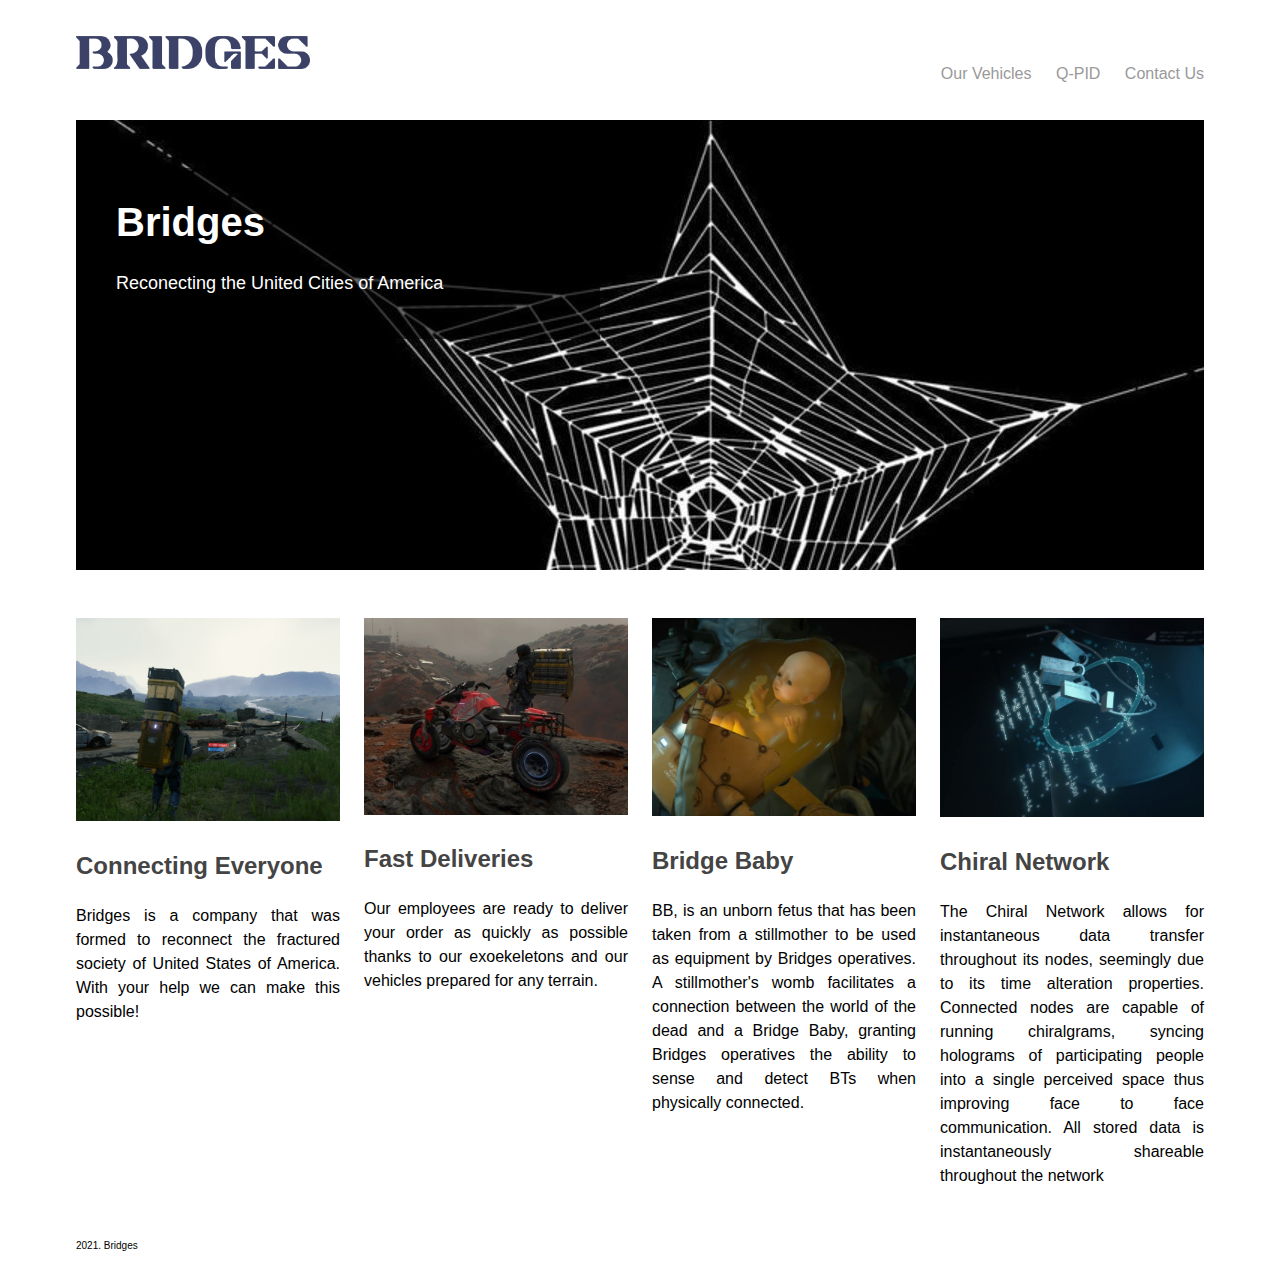
<file: index.html>
<!DOCTYPE html>
<html>
<head>
	<title>Bridges</title>
	<meta charset="utf-8">
	<meta name="author" content="Vinícius Vanderlinde e João Carlos">
	<meta name="description" content="#">
	<meta name= "keywords" content="#">
	<link rel="stylesheet" type="text/css" href="css/style.css">
</head>
<body>
	<div class="container">
	<header>
		<a href="index.html" target="_self">
			<img src="img/bridges.png" class="logo" alt="Logotipo">
			</a>
			<nav>
				<ul>
					<li><a href="vehicles.html">Our Vehicles</a></li>
					<li><a href="qpid.html">Q-PID</a></li>
					<li><a href="ContactUs.html">Contact Us</a></li>
				</ul>
			</nav>
	</header>
	<div class="banner">
		<div class="caixa">
			<h1>Bridges</h1>
			<P>Reconecting the United Cities of America</P>
		</div>
	</div>
	<section>
		<div class="coluna">
			<img src="img/aa.jpg" alt="Bússola" class="imagem-coluna">
			<h2>Connecting Everyone </h2>
			<p>
				Bridges is a company that was formed to reconnect the fractured society of United States of America. With your help we can make this possible!
			</p>
		</div>

		<div class="coluna">
			<img src="img/car.jpg" alt="caneta de pena" class="imagem-coluna">
			<h2>Fast Deliveries</h2>
			<p>
			Our employees are ready to deliver your order as quickly as possible thanks to our exoekeletons and our vehicles prepared for any terrain. 
			</p>
		</div>

		<div class="coluna">
			<img src="img/BB.jpg" alt="lapis" class="imagem-coluna">
			<h2>Bridge Baby</h2>
			<p>
				 BB, is an unborn fetus that has been taken from a stillmother to be used as equipment by Bridges operatives. A stillmother's womb facilitates a connection between the world of the dead and a Bridge Baby, granting Bridges operatives the ability to sense and detect BTs when physically connected.    
			</p>
		</div>

		<div class="coluna">
			<img src="img/pp.jpg" alt="clips" class="imagem-coluna">
			<h2>Chiral Network</h2>
			<p>
				The Chiral Network allows for instantaneous data transfer throughout its nodes, seemingly due to its time alteration properties. Connected nodes are capable of running chiralgrams, syncing holograms of participating people into a single perceived space thus improving face to face communication. All stored data is instantaneously shareable throughout the network  
			</p>
		</div>

	</section>
		<footer>
			<p class="footer">2021. Bridges</p>
		</footer>
	</div>
</body>
</html>
</file>
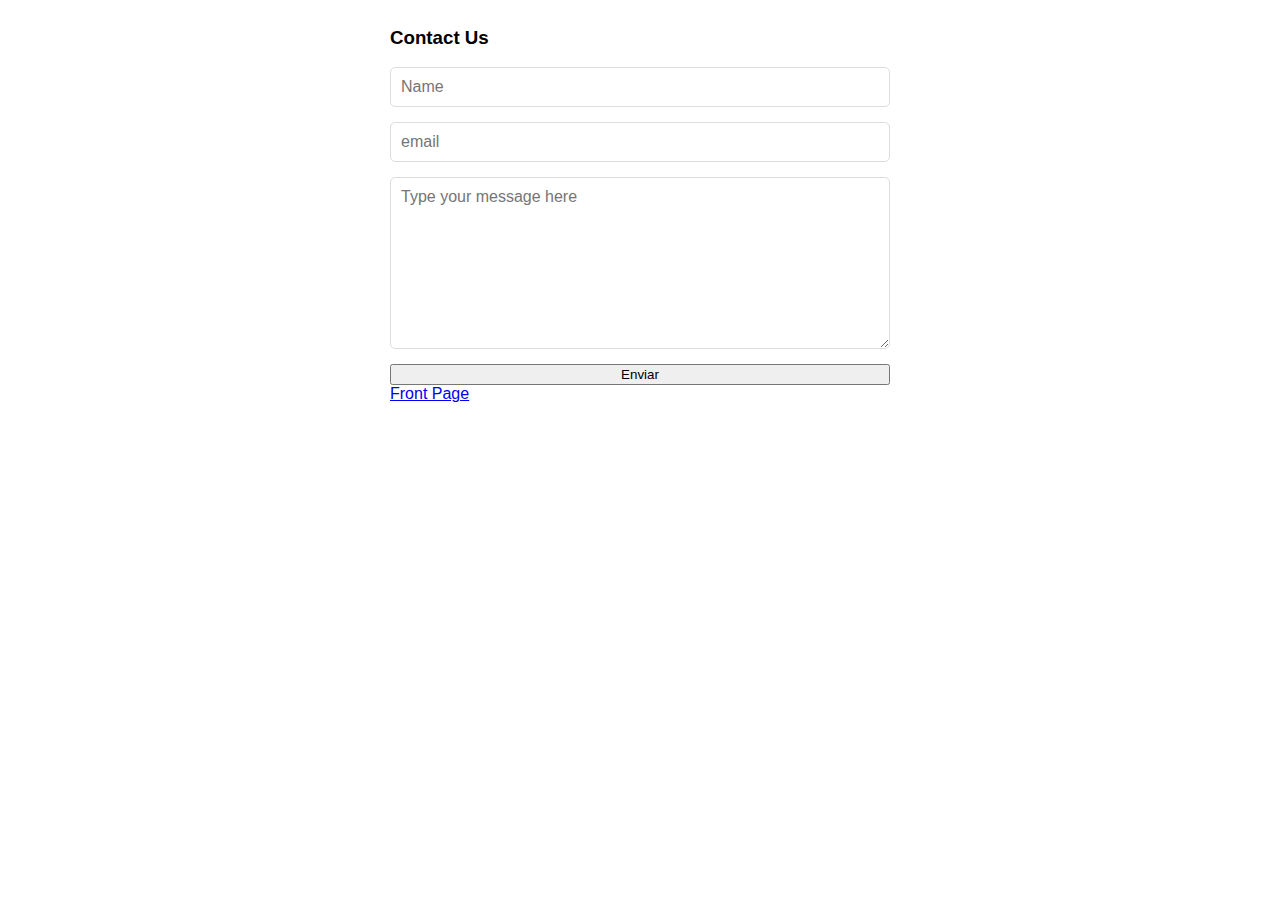
<file: ContactUs.html>
<!DOCTYPE html>
<html lang="en">
<head>
	<meta name="author" content="Vinícius Vanderlinde e João Carlos">
	<meta charset="utf-8">
	<meta name="viewport" content="width=device-width, inicial scale=1.0">
	<meta http-equiv="X-UA-Compatible" content="ie=edge">
	<title>Contact Us</title>

	<style>
		body{font-family: Arial, Helvetica, sans-serif}
		.content{display: flex;justify-content: center}
		.contato{width: 100%;max-width: 500px;}
		.form{display: flex;flex-direction: column}
		.field{padding: 10px;margin-bottom: 15px;border: 1px solid #DDD; border-radius: 5px; font-family: Arial, Helvetica, sans-serif; font-size: 16px}
		textarea{	height: 150px;	}
	</style>
</head>
<body>

	<section class="content">

		<div class="contato">
			<h3>Contact Us</h3>
			<FORM class="form" method="post">
				<input class="field" name="name" placeholder="Name">
				<input class="field" name="email" placeholder="email">
				<textarea class="field" name="mesage" placeholder="Type your message here"></textarea>
				<input type="submit" value="Enviar">
			</FORM>
			<a href="index.html">Front Page</a>
		</div>
		
	</section>

</body>
</html>
</file>
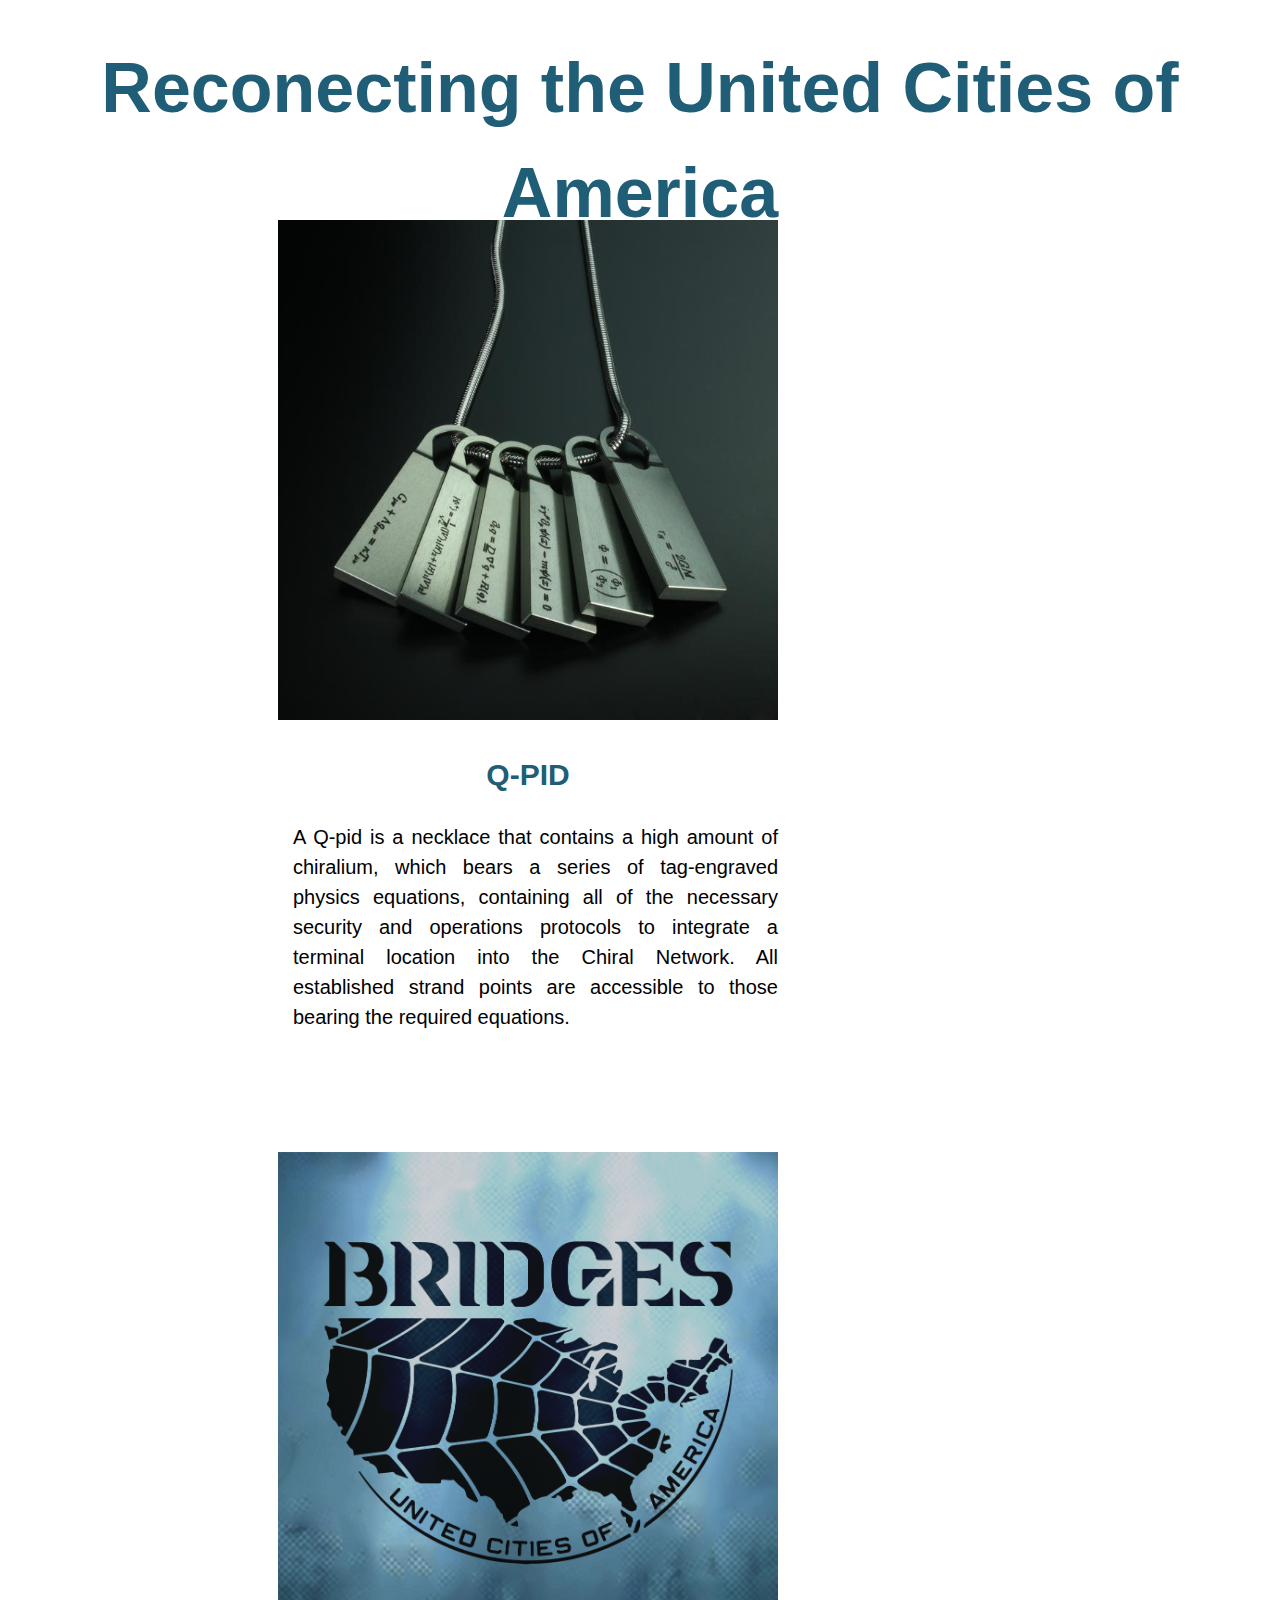
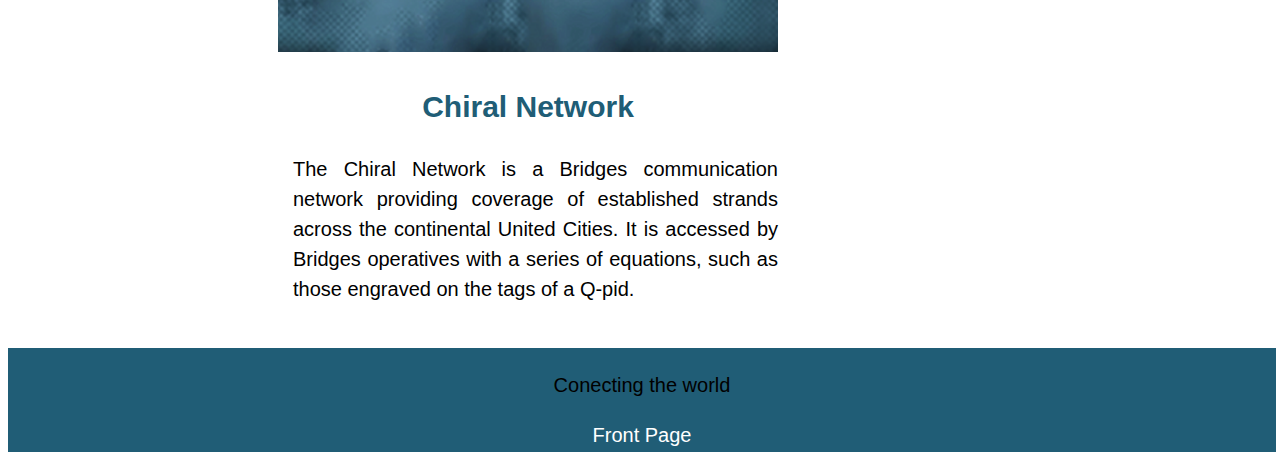
<file: qpid.html>
<!DOCTYPE html>
<html lang="en">
<head>
	<title>Q-PID</title>
	<meta charset="utf-8">
	<meta name="author" content="Vinicius Vanderlinde e João Carlos">
	<meta name="description" content="#">
	<meta name="keywords" content="#">
	<link rel="stylesheet" type="text/css" href="css/style.css">
	<link href="https://fonts.googleapis.com/css2?family=Open+Sans&display=swap" rel="stylesheet">
</head>
<body>
	<header class="headerv">
		<h1 class="h1q">Reconecting the United Cities of America</h1>
			
	</header>
	<section>
	 <article>
	 	
	<div class="colunaq">
	<img src="img/ba.png" class="a1q">
			<h2 class="h2q">Q-PID</h2>
			<ul>
				<p  class="pq">
					A Q-pid is a necklace that contains a high amount of chiralium, which bears a series of tag-engraved physics equations, containing all of the necessary security and operations protocols to integrate a terminal location into the Chiral Network. All established strand points are accessible to those bearing the required equations.
				</p>
		</ul>
		</div>
	
	</article>
		<article>
			<div class="colunaq">
			<img src="img/bbbb.png" class="a1q">
			<h2 class="h2q">Chiral Network</h2>
			<ul>
				<p class="pq">
					The Chiral Network is a Bridges communication network providing coverage of established strands across the continental United Cities. It is accessed by Bridges operatives with a series of equations, such as those engraved on the tags of a Q-pid.
				</p>
			</ul>
		</div>
		</article>
		
		
	</section>
	<footer class="footerv">
		<p  class="pv">Conecting the world</p>
		<a href="index.html" class="aq">Front Page</a>

	</footer>
</body>
</html>
</file>
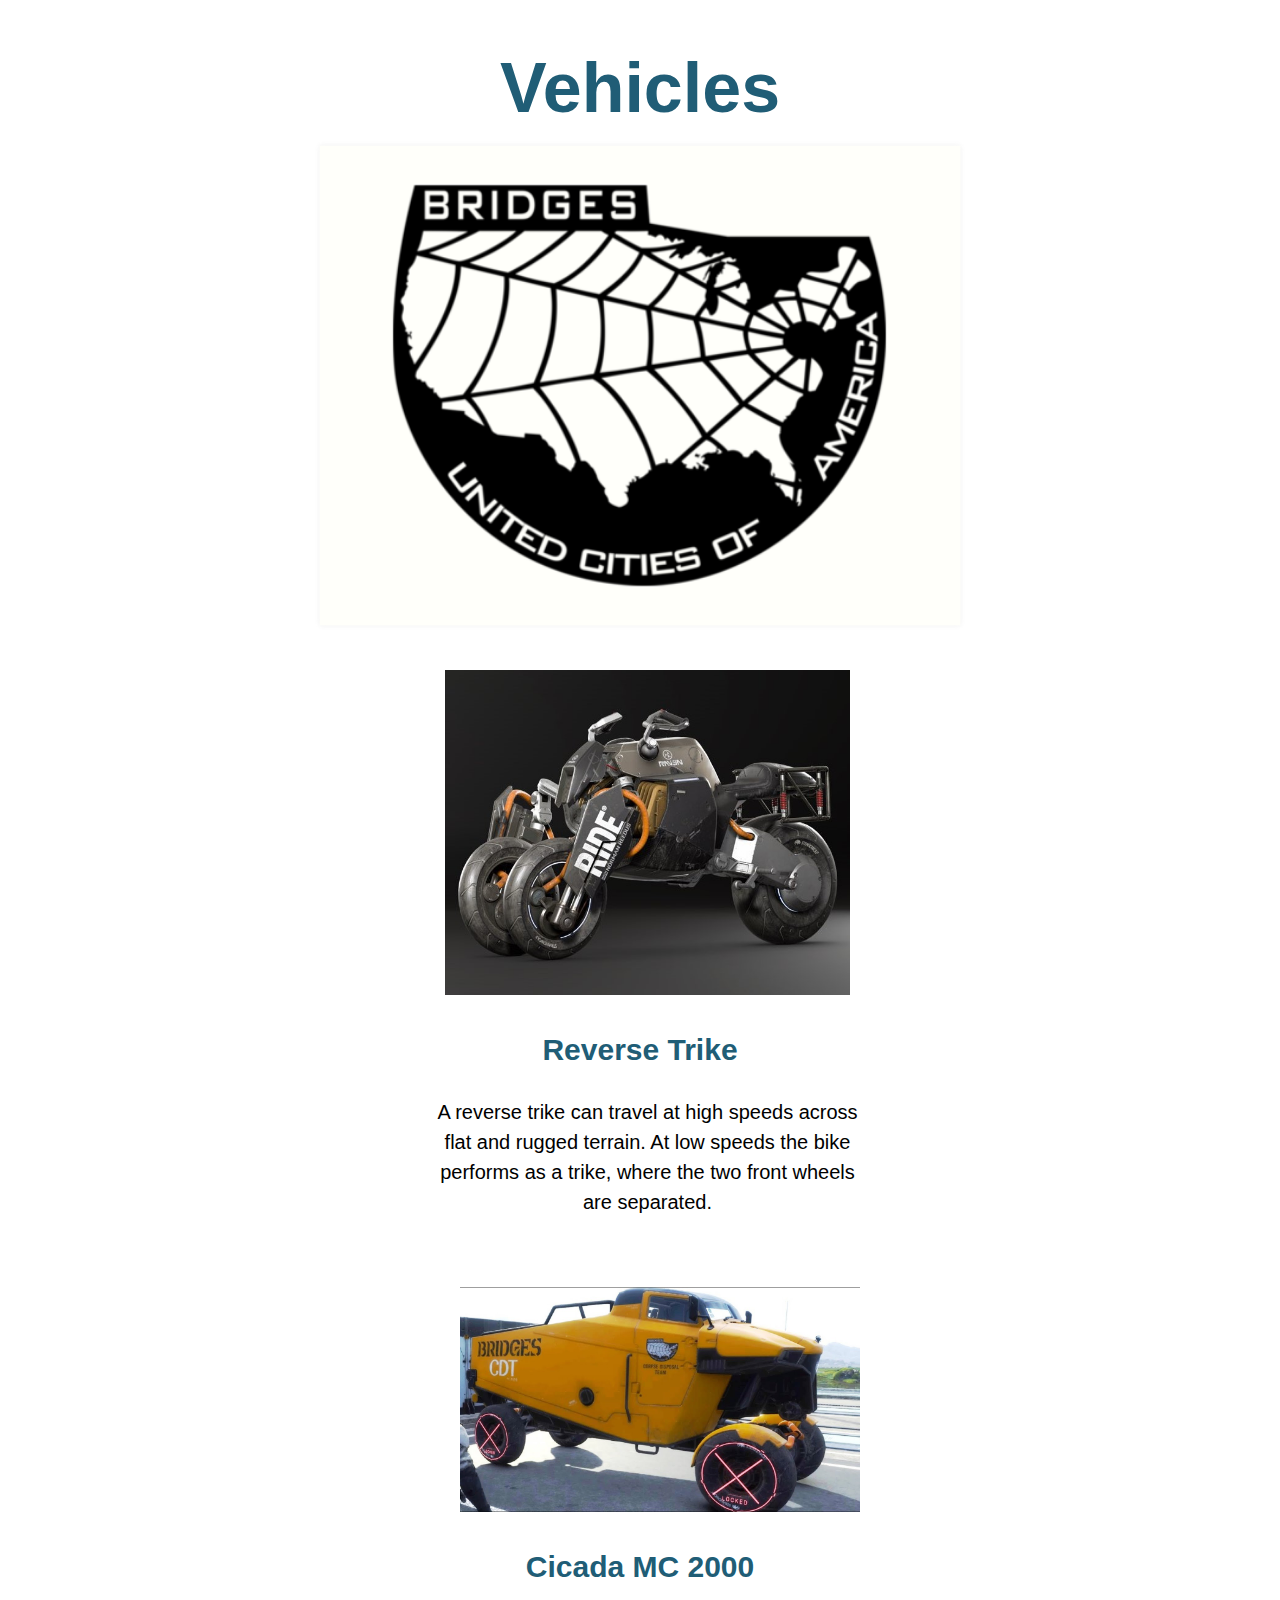
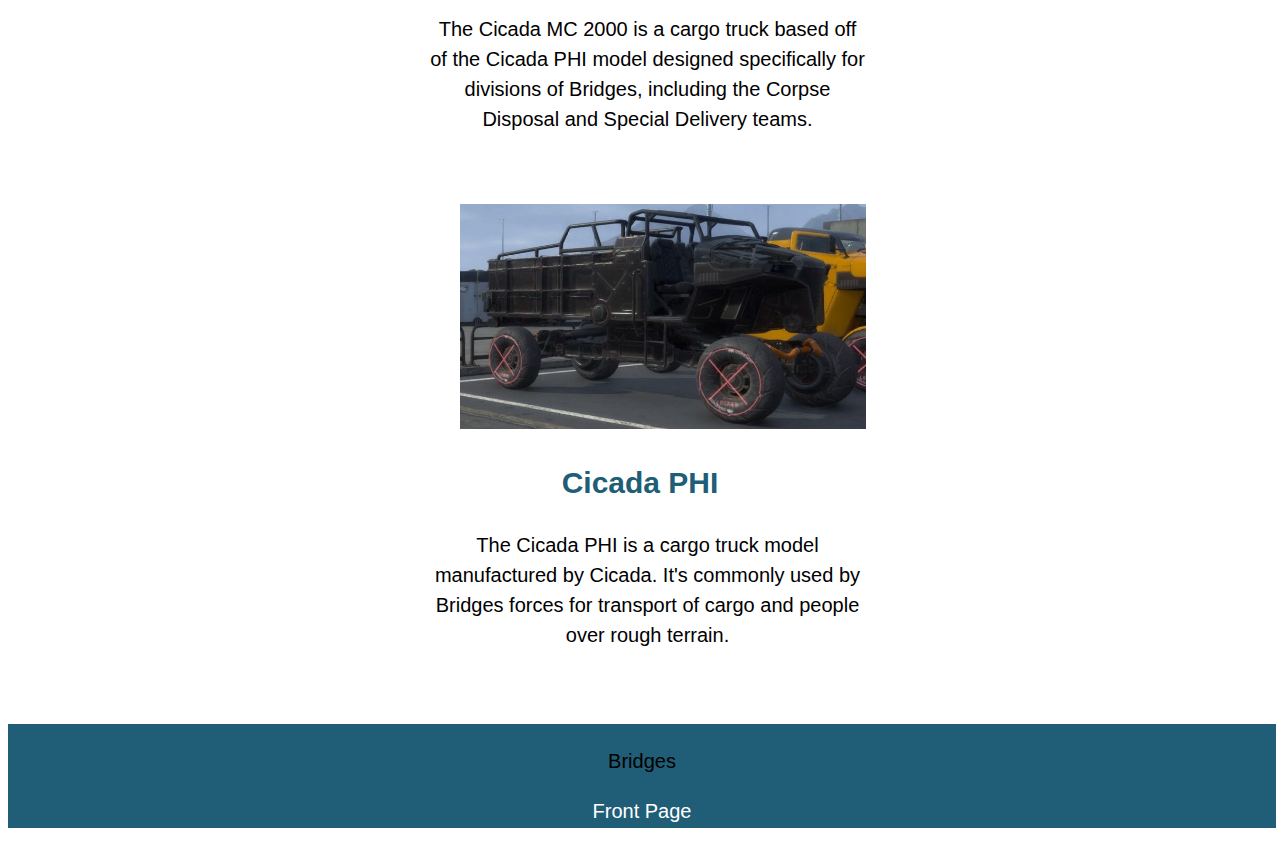
<file: vehicles.html>
<!DOCTYPE html>
<html>
<head>
	<title>Vehicles</title>
	<meta charset="utf-8">
	<meta name="author" content="Vinícius Vanderlinde e João Carlos">
	<meta name="description" content="#">
	<meta name= "keywords" content="#">
	<link rel="stylesheet" type="text/css" href="css/style.css">
</head>
<body>
	
		<header class="headerv">
			
			<h1 class="h1v">Vehicles</h1>
				<img src="img/bbb.png" class="headeriv">
		</header>

		<section class="sectionv">
			<article class="articlev">
				<img src="img/reverse_trike.jpg" class="a1"> 
		<div class="divv">
			<h2 class="h2v">Reverse Trike</h2>
			<ul class="ulv">
				<p class="pv">A reverse trike can travel at high speeds across flat and rugged terrain. At low speeds the bike performs as a trike, where the two front wheels are separated.</p>
		</ul>
		</div>
			</article>


		<article class="articlev">
			<img src="img/cicada.jpg" class="a2">
		<div class="divv">
			<h2 class="h2v">Cicada MC 2000</h2>
			<ul class="ulv">
				<p class="pv">The Cicada MC 2000 is a cargo truck based off of the Cicada PHI model designed specifically for divisions of Bridges, including the Corpse Disposal and Special Delivery teams.</p>
			</ul>
		</div class="divv">
		</article>

		<article class="articlev">
	<img src="img/phi.jpg" class="a3">
		
	<div>
	<h2 class="h2v">Cicada PHI</h2>
		<ul class="ulv">
			<P class="pv">The Cicada PHI is a cargo truck model manufactured by Cicada. It's commonly used by Bridges forces for transport of cargo and people over rough terrain.</P>
		</ul>

	</div>

		</article>
		

	</section>
	<footer class="footerv">
		<p class="pv">Bridges</p>
		<a href="index.html" class="aq" >Front Page</a>
	</footer>
</body>
</html>
</file>
<file: css/style.css>
body{
 	font-family: "Helvetica Neue", Helvetica, Arial, sans-serif;
 	line-height: 1.5;
 	color: #444;
 	font-size: 100%;
 }

 a{
 	text-decoration: none;
 	font-size: 16px;
 	color: #00CCFF;
 }

a:hover{
	text-decoration: underline;
}

 .container{
 	max-width: 1128px;
 	margin: 0 auto;
 }

img,
figure,
video,
embed{
	max-width: 100%;

}

 header{
 	width: 100%;
 	height: 48px;
 	margin-top: 36px;
 	margin-bottom: 36px;
 }

 .logo{
 	width: 234px;
 	float: left;
 }

nav{
	float: right;
	width: 840px;
}

nav ul{
	float: right;
}

nav li{
	font-size: 12px;
	margin-left: 20px;
	margin-top: 10px;
	display: inline-block;

}

nav li a{
	color: #999;
}

.banner{
	background: url('../img/bridgess.jpg');
	height: 450px;
	margin-bottom: 48px;
	position: relative;
}

.caixa{
	position: absolute;
	top: 48px;
	background: rgba(0,0,0,0.6);
	width: 480px;
	padding: 24px 4px 24px 40px; /*top right botton left*/
}

h1{
	font-size: 40px;
	color:  #FFF;
	margin-bottom: 0;
	margin-top: 0;
}

.caixa p{
	font-size: 18px;
	color: #FFF;
}



.coluna{
	width: 264px;
	margin-right: 24px;
	float: left; 
}

.coluna:last-child{
	margin: 0;
}

h2{
	font-size: 24px;
}

p{
	font-size: 16px;
	text-align: justify;
	color: #000;
}

footer{
	width: 100%;
	float: left;
	margin-top: 24px;
	margin-bottom: 24px;
}

p.footer{
	font-size: 10px;
	margin-bottom: 0;
}

.imagem-coluna{
	width: 264px
}

ul{
	color: #FFC122;
	padding-left: 15px; /* padding para alinhar a lista com o texto acima */
}

.h1v{
	font-size: 70px;
	color: #205D76;
}

.headeriv{
	width: 650px;
}

.divv{
	align-content: center;
}

.headerv{
	text-align: center; /* alinho todo o header centralizado */
}

.h2v{
	font-size: 30px;
	color: #205D76;
	text-align: center;
}

.a1{
	max-width:700px;
    max-height:325px;
    width: auto;
    height: auto;
    align-content: center;
    margin-left: 30px;
}

.a2{
	max-width:500px;
    max-height:225px;
    width: auto;
    height: auto;
    align-content: center;
    margin-left: 45px;
}

.a3{
	max-width:500px;
    max-height:225px;
    width: auto;
    height: auto;
    align-content: center;
    margin-left: 45px;
}

.pv{
	color: #000;
	font-size: 20px;
	text-align: center;
}

.articlev{
	display: left; /* Torna o conteúdo flexível, colocar um elemento do lado do outro */
	margin: 50px auto; /* considerar a largura do elemento, e centraliza-lo na janela do  navegador */
	width: 450px;
}

.ulv{
	color: #FFC122;
	padding-left: 15px; /* padding para alinhar a lista com o texto acima */
}

.sectionv{
	padding-top: 500px;
}

.footerv{
	background-color: #205D76;
	text-align: center;
	padding: 2px;
}

.colunaq{
	width: 500px;
	margin-right: 24px;
	float: left;
	padding-top: 100px;
	padding-left: 150px;
	margin-left: 120px;
	position: center;
}

.h2q{
	font-size: 30px;
	color: #205D76;
	text-align: center;
}

.pq{
	color: #000;
	font-size: 20px;
	text-align: justify;
	
	
}

.a1q{
	max-width:700px;
    max-height:500px;
    width: auto;
    height: auto;
    align-content: center;
    margin-left: 0px;
}

.h1q{
	font-size: 70px;
	color: #205D76;
}

.aq{
	font-size: 20px;
	color: #fff;
}
</file>
